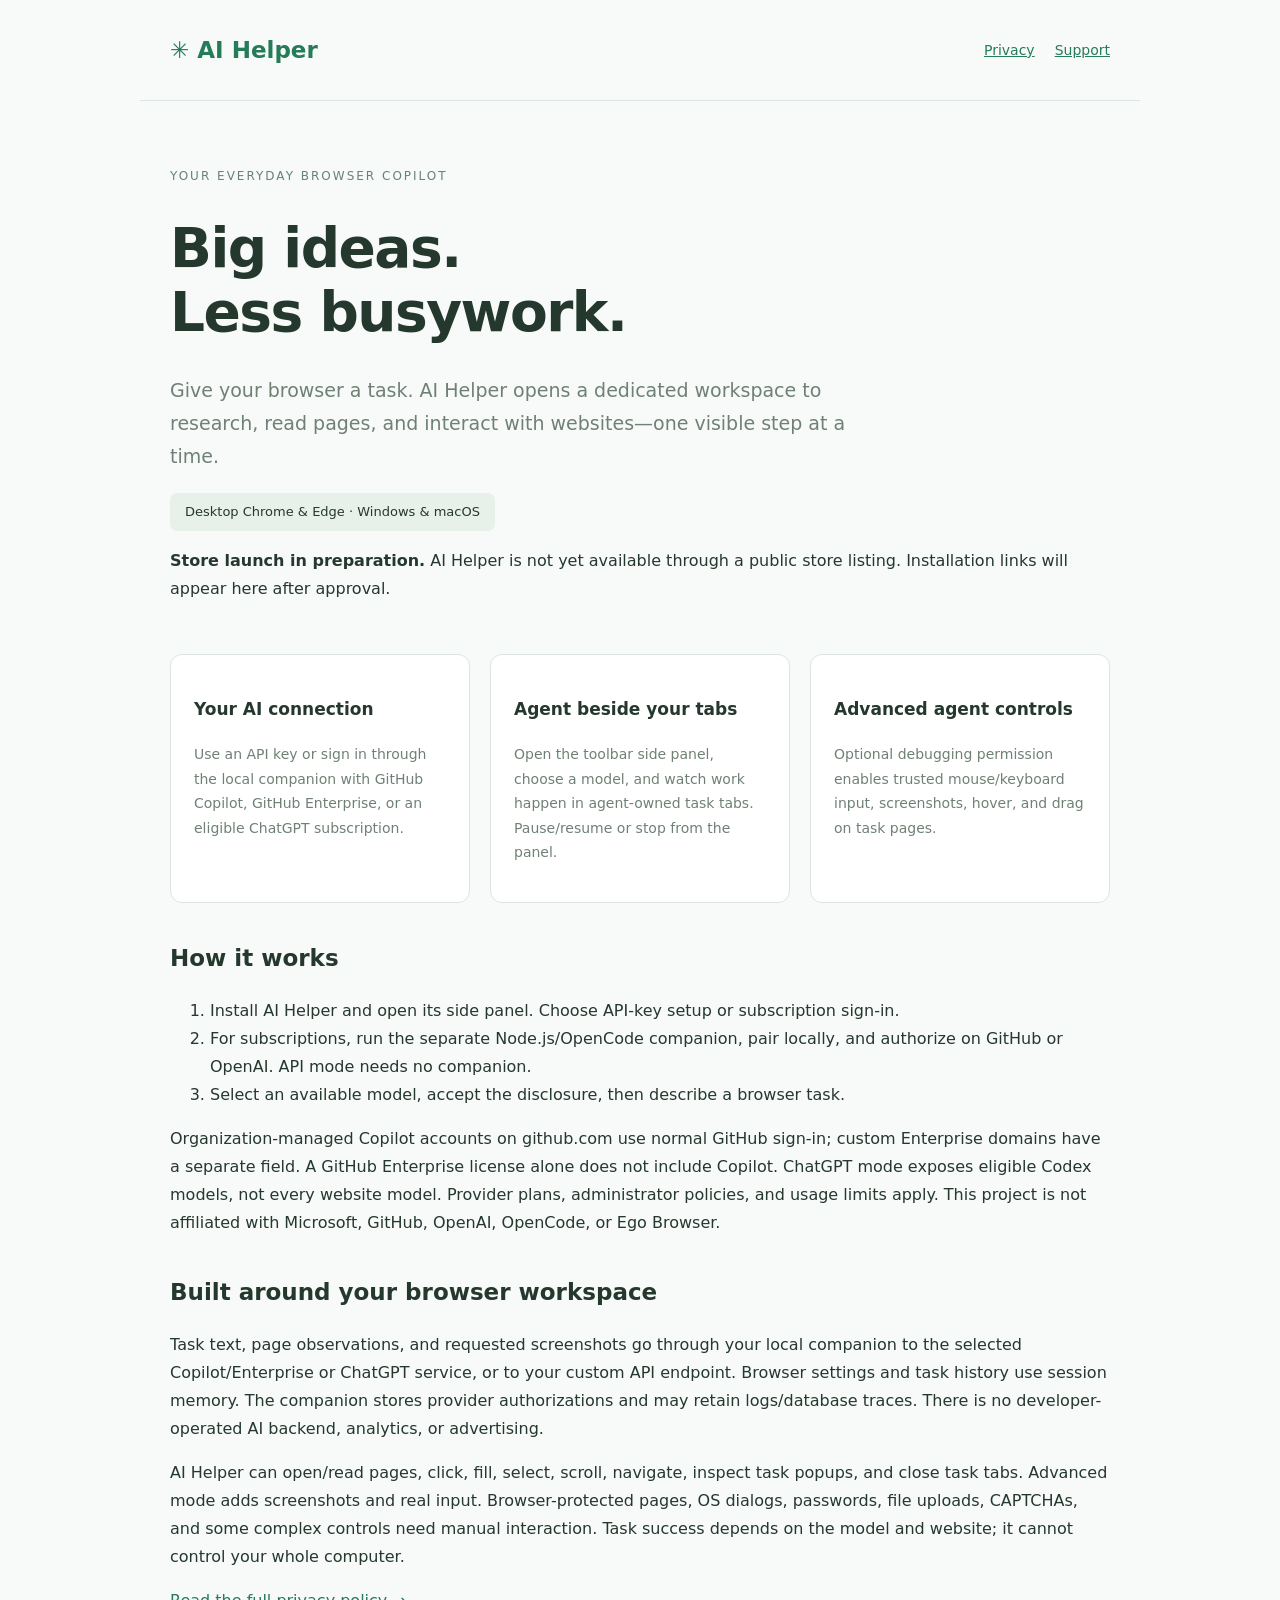
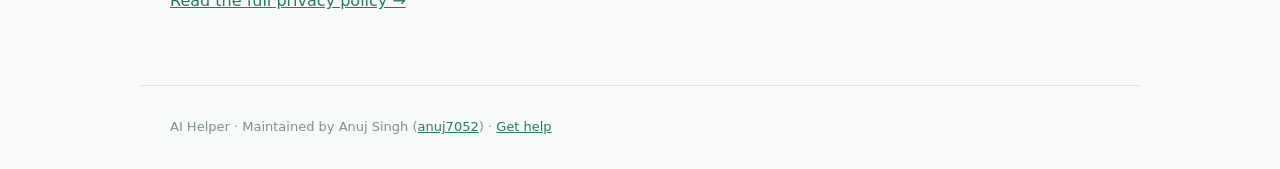
<file: index.html>
<!doctype html>
<html lang="en"><head><meta charset="utf-8"><meta name="viewport" content="width=device-width, initial-scale=1"><meta name="description" content="AI Helper is a browser task assistant for desktop Chrome and Edge. Research, read, and work in a dedicated workspace with your own AI provider."><title>AI Helper · A helpful hand in your browser</title><link rel="stylesheet" href="site.css"></head><body>
<header><a class="brand" href="./">✳ AI Helper</a><nav><a href="privacy.html">Privacy</a><a href="support.html">Support</a></nav></header>
<main><section class="hero"><div class="eyebrow">YOUR EVERYDAY BROWSER COPILOT</div><h1>Big ideas.<br>Less busywork.</h1><p class="lead">Give your browser a task. AI Helper opens a dedicated workspace to research, read pages, and interact with websites—one visible step at a time.</p><span class="badge">Desktop Chrome & Edge · Windows & macOS</span><p><strong>Store launch in preparation.</strong> AI Helper is not yet available through a public store listing. Installation links will appear here after approval.</p></section>
<div class="grid"><article class="card"><h3>Your AI connection</h3><p>Use an API key or sign in through the local companion with GitHub Copilot, GitHub Enterprise, or an eligible ChatGPT subscription.</p></article><article class="card"><h3>Agent beside your tabs</h3><p>Open the toolbar side panel, choose a model, and watch work happen in agent-owned task tabs. Pause/resume or stop from the panel.</p></article><article class="card"><h3>Advanced agent controls</h3><p>Optional debugging permission enables trusted mouse/keyboard input, screenshots, hover, and drag on task pages.</p></article></div>
<section><h2>How it works</h2><ol><li>Install AI Helper and open its side panel. Choose API-key setup or subscription sign-in.</li><li>For subscriptions, run the separate Node.js/OpenCode companion, pair locally, and authorize on GitHub or OpenAI. API mode needs no companion.</li><li>Select an available model, accept the disclosure, then describe a browser task.</li></ol><p>Organization-managed Copilot accounts on github.com use normal GitHub sign-in; custom Enterprise domains have a separate field. A GitHub Enterprise license alone does not include Copilot. ChatGPT mode exposes eligible Codex models, not every website model. Provider plans, administrator policies, and usage limits apply. This project is not affiliated with Microsoft, GitHub, OpenAI, OpenCode, or Ego Browser.</p></section>
<section><h2>Built around your browser workspace</h2><p>Task text, page observations, and requested screenshots go through your local companion to the selected Copilot/Enterprise or ChatGPT service, or to your custom API endpoint. Browser settings and task history use session memory. The companion stores provider authorizations and may retain logs/database traces. There is no developer-operated AI backend, analytics, or advertising.</p><p>AI Helper can open/read pages, click, fill, select, scroll, navigate, inspect task popups, and close task tabs. Advanced mode adds screenshots and real input. Browser-protected pages, OS dialogs, passwords, file uploads, CAPTCHAs, and some complex controls need manual interaction. Task success depends on the model and website; it cannot control your whole computer.</p><a href="privacy.html">Read the full privacy policy →</a></section></main>
<footer>AI Helper · Maintained by Anuj Singh (<a href="https://github.com/anuj7052">anuj7052</a>) · <a href="support.html">Get help</a></footer></body></html>
</file>
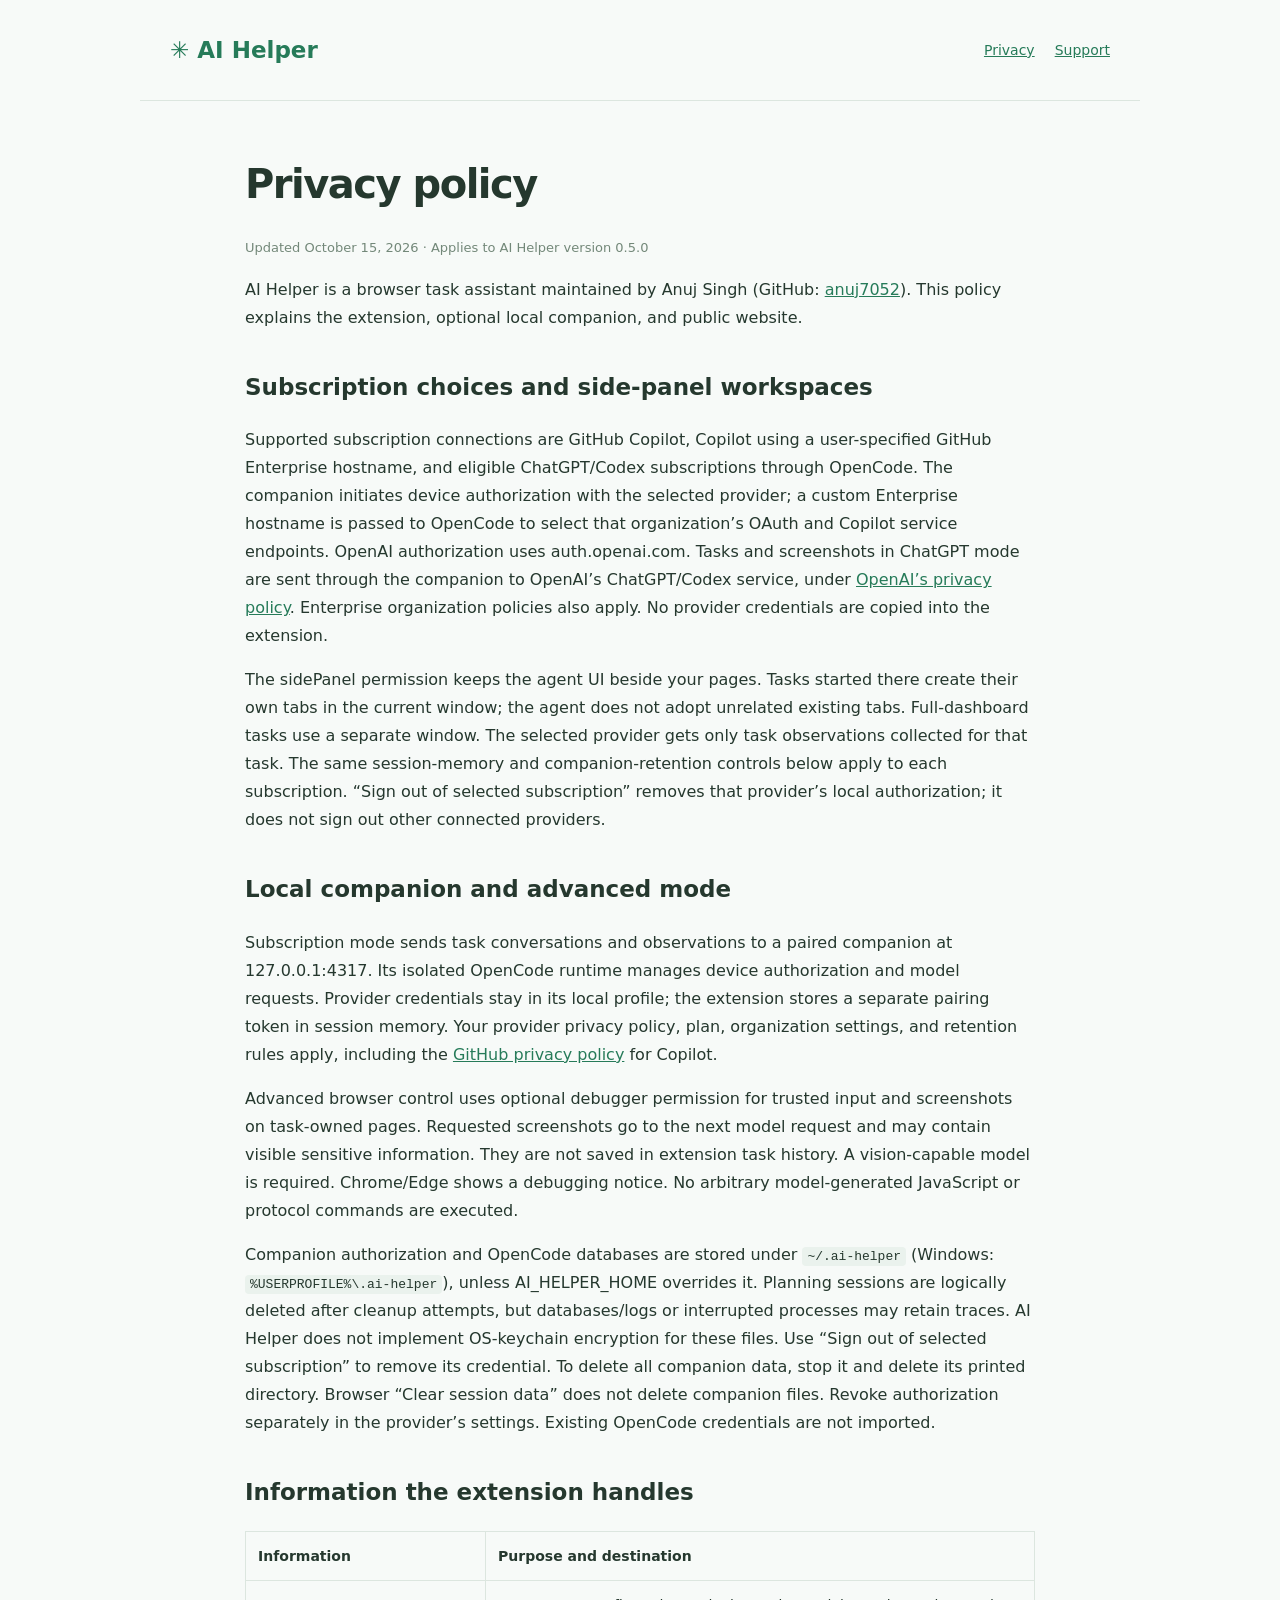
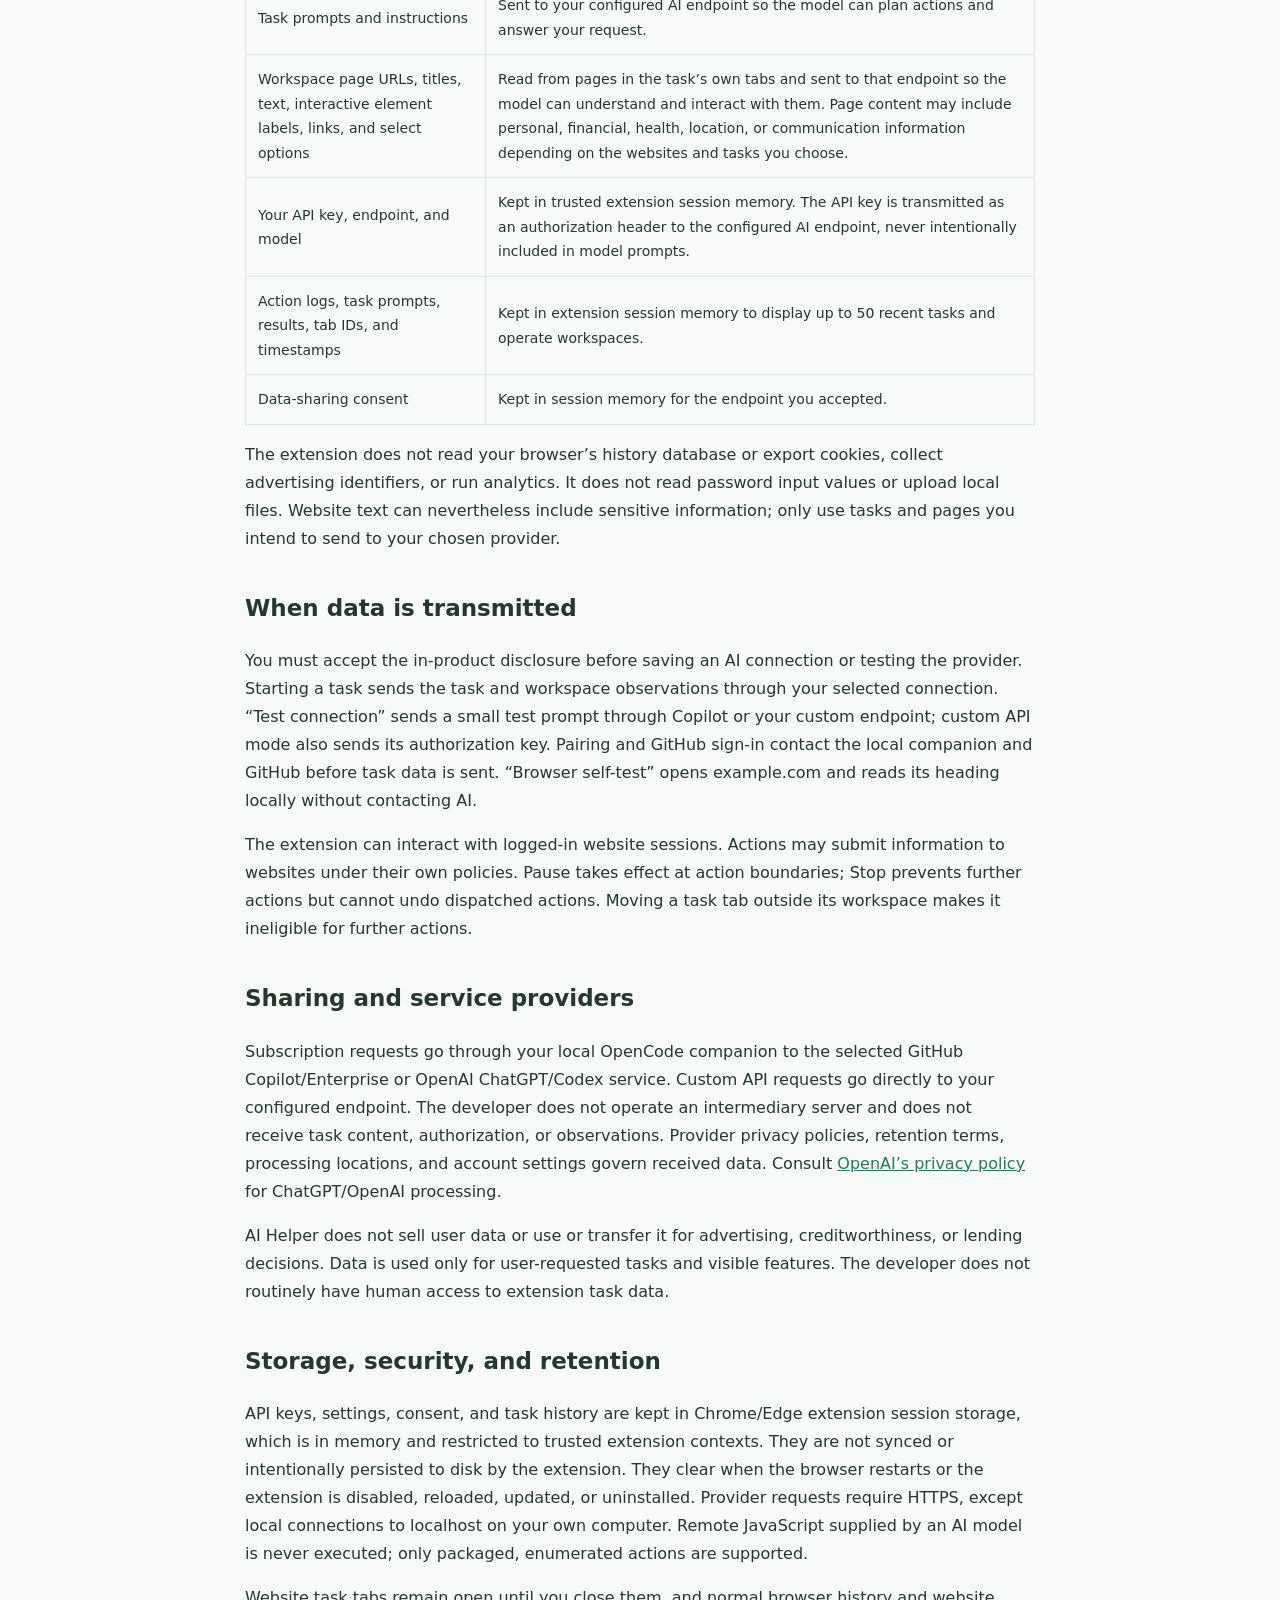
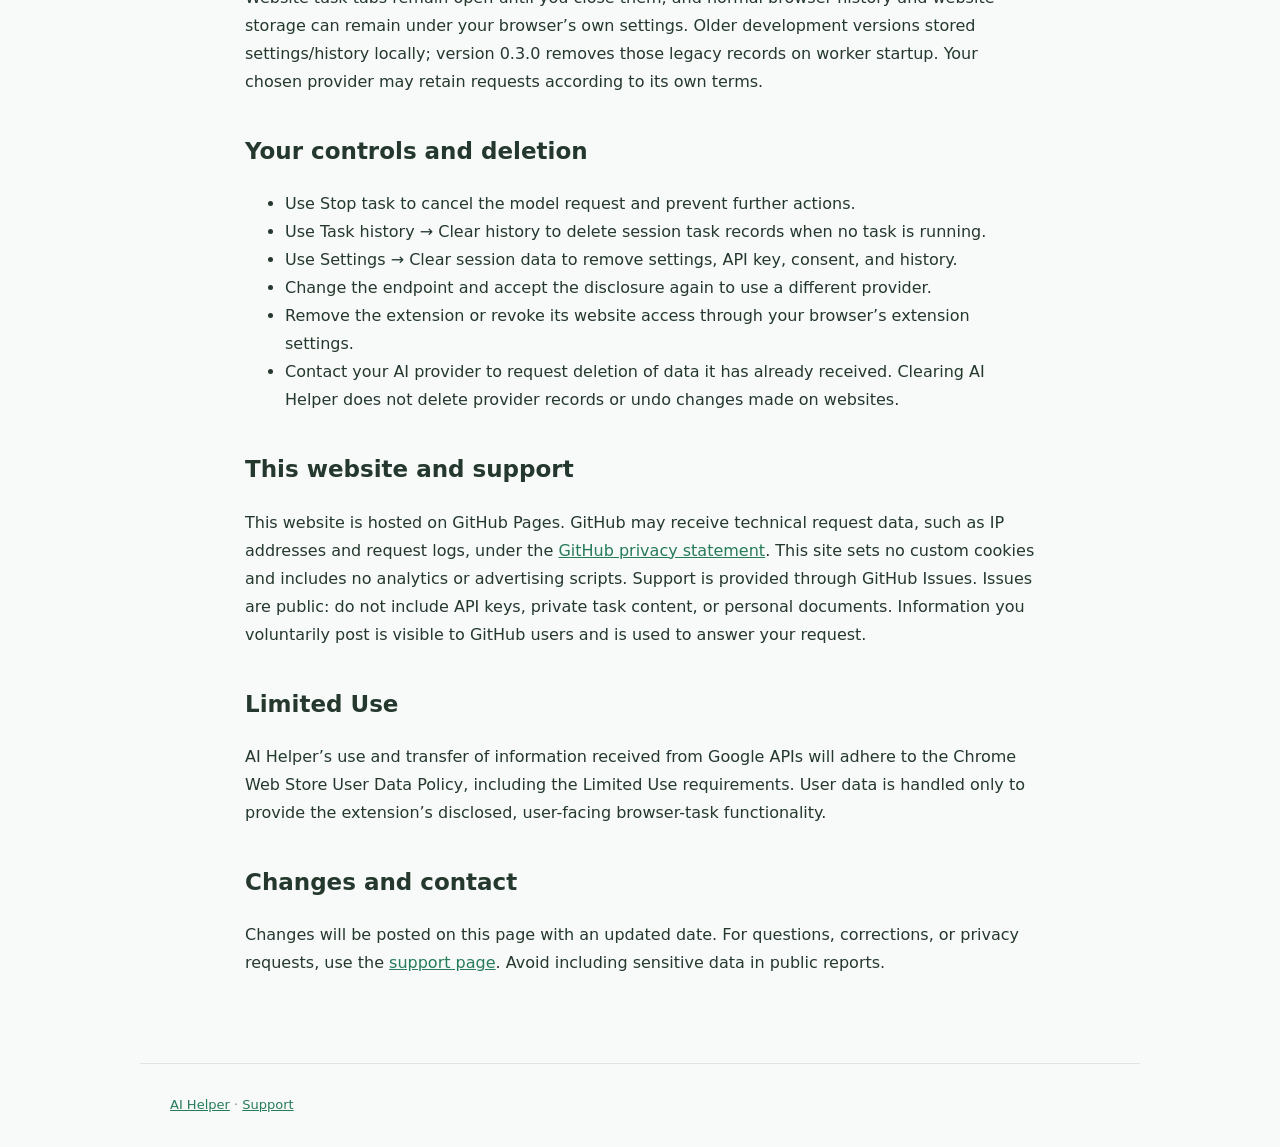
<file: privacy.html>
<!doctype html>
<html lang="en"><head><meta charset="utf-8"><meta name="viewport" content="width=device-width, initial-scale=1"><title>Privacy policy · AI Helper</title><link rel="stylesheet" href="site.css"></head><body><header><a class="brand" href="./">✳ AI Helper</a><nav><a href="privacy.html">Privacy</a><a href="support.html">Support</a></nav></header><main class="article">
<h1>Privacy policy</h1><p class="meta">Updated October 15, 2026 · Applies to AI Helper version 0.5.0</p><p>AI Helper is a browser task assistant maintained by Anuj Singh (GitHub: <a href="https://github.com/anuj7052">anuj7052</a>). This policy explains the extension, optional local companion, and public website.</p>
<h2>Subscription choices and side-panel workspaces</h2><p>Supported subscription connections are GitHub Copilot, Copilot using a user-specified GitHub Enterprise hostname, and eligible ChatGPT/Codex subscriptions through OpenCode. The companion initiates device authorization with the selected provider; a custom Enterprise hostname is passed to OpenCode to select that organization’s OAuth and Copilot service endpoints. OpenAI authorization uses auth.openai.com. Tasks and screenshots in ChatGPT mode are sent through the companion to OpenAI’s ChatGPT/Codex service, under <a href="https://openai.com/policies/privacy-policy/">OpenAI’s privacy policy</a>. Enterprise organization policies also apply. No provider credentials are copied into the extension.</p><p>The sidePanel permission keeps the agent UI beside your pages. Tasks started there create their own tabs in the current window; the agent does not adopt unrelated existing tabs. Full-dashboard tasks use a separate window. The selected provider gets only task observations collected for that task. The same session-memory and companion-retention controls below apply to each subscription. “Sign out of selected subscription” removes that provider’s local authorization; it does not sign out other connected providers.</p>
<h2>Local companion and advanced mode</h2><p>Subscription mode sends task conversations and observations to a paired companion at 127.0.0.1:4317. Its isolated OpenCode runtime manages device authorization and model requests. Provider credentials stay in its local profile; the extension stores a separate pairing token in session memory. Your provider privacy policy, plan, organization settings, and retention rules apply, including the <a href="https://docs.github.com/en/site-policy/privacy-policies/github-general-privacy-statement">GitHub privacy policy</a> for Copilot.</p><p>Advanced browser control uses optional debugger permission for trusted input and screenshots on task-owned pages. Requested screenshots go to the next model request and may contain visible sensitive information. They are not saved in extension task history. A vision-capable model is required. Chrome/Edge shows a debugging notice. No arbitrary model-generated JavaScript or protocol commands are executed.</p><p>Companion authorization and OpenCode databases are stored under <code>~/.ai-helper</code> (Windows: <code>%USERPROFILE%\.ai-helper</code>), unless AI_HELPER_HOME overrides it. Planning sessions are logically deleted after cleanup attempts, but databases/logs or interrupted processes may retain traces. AI Helper does not implement OS-keychain encryption for these files. Use “Sign out of selected subscription” to remove its credential. To delete all companion data, stop it and delete its printed directory. Browser “Clear session data” does not delete companion files. Revoke authorization separately in the provider’s settings. Existing OpenCode credentials are not imported.</p>
<h2>Information the extension handles</h2><table><thead><tr><th>Information</th><th>Purpose and destination</th></tr></thead><tbody><tr><td>Task prompts and instructions</td><td>Sent to your configured AI endpoint so the model can plan actions and answer your request.</td></tr><tr><td>Workspace page URLs, titles, text, interactive element labels, links, and select options</td><td>Read from pages in the task’s own tabs and sent to that endpoint so the model can understand and interact with them. Page content may include personal, financial, health, location, or communication information depending on the websites and tasks you choose.</td></tr><tr><td>Your API key, endpoint, and model</td><td>Kept in trusted extension session memory. The API key is transmitted as an authorization header to the configured AI endpoint, never intentionally included in model prompts.</td></tr><tr><td>Action logs, task prompts, results, tab IDs, and timestamps</td><td>Kept in extension session memory to display up to 50 recent tasks and operate workspaces.</td></tr><tr><td>Data-sharing consent</td><td>Kept in session memory for the endpoint you accepted.</td></tr></tbody></table>
<p>The extension does not read your browser’s history database or export cookies, collect advertising identifiers, or run analytics. It does not read password input values or upload local files. Website text can nevertheless include sensitive information; only use tasks and pages you intend to send to your chosen provider.</p>
<h2>When data is transmitted</h2><p>You must accept the in-product disclosure before saving an AI connection or testing the provider. Starting a task sends the task and workspace observations through your selected connection. “Test connection” sends a small test prompt through Copilot or your custom endpoint; custom API mode also sends its authorization key. Pairing and GitHub sign-in contact the local companion and GitHub before task data is sent. “Browser self-test” opens example.com and reads its heading locally without contacting AI.</p><p>The extension can interact with logged-in website sessions. Actions may submit information to websites under their own policies. Pause takes effect at action boundaries; Stop prevents further actions but cannot undo dispatched actions. Moving a task tab outside its workspace makes it ineligible for further actions.</p>
<h2>Sharing and service providers</h2><p>Subscription requests go through your local OpenCode companion to the selected GitHub Copilot/Enterprise or OpenAI ChatGPT/Codex service. Custom API requests go directly to your configured endpoint. The developer does not operate an intermediary server and does not receive task content, authorization, or observations. Provider privacy policies, retention terms, processing locations, and account settings govern received data. Consult <a href="https://openai.com/policies/privacy-policy/">OpenAI’s privacy policy</a> for ChatGPT/OpenAI processing.</p><p>AI Helper does not sell user data or use or transfer it for advertising, creditworthiness, or lending decisions. Data is used only for user-requested tasks and visible features. The developer does not routinely have human access to extension task data.</p>
<h2>Storage, security, and retention</h2><p>API keys, settings, consent, and task history are kept in Chrome/Edge extension session storage, which is in memory and restricted to trusted extension contexts. They are not synced or intentionally persisted to disk by the extension. They clear when the browser restarts or the extension is disabled, reloaded, updated, or uninstalled. Provider requests require HTTPS, except local connections to localhost on your own computer. Remote JavaScript supplied by an AI model is never executed; only packaged, enumerated actions are supported.</p><p>Website task tabs remain open until you close them, and normal browser history and website storage can remain under your browser’s own settings. Older development versions stored settings/history locally; version 0.3.0 removes those legacy records on worker startup. Your chosen provider may retain requests according to its own terms.</p>
<h2>Your controls and deletion</h2><ul><li>Use Stop task to cancel the model request and prevent further actions.</li><li>Use Task history → Clear history to delete session task records when no task is running.</li><li>Use Settings → Clear session data to remove settings, API key, consent, and history.</li><li>Change the endpoint and accept the disclosure again to use a different provider.</li><li>Remove the extension or revoke its website access through your browser’s extension settings.</li><li>Contact your AI provider to request deletion of data it has already received. Clearing AI Helper does not delete provider records or undo changes made on websites.</li></ul>
<h2>This website and support</h2><p>This website is hosted on GitHub Pages. GitHub may receive technical request data, such as IP addresses and request logs, under the <a href="https://docs.github.com/en/site-policy/privacy-policies/github-general-privacy-statement">GitHub privacy statement</a>. This site sets no custom cookies and includes no analytics or advertising scripts. Support is provided through GitHub Issues. Issues are public: do not include API keys, private task content, or personal documents. Information you voluntarily post is visible to GitHub users and is used to answer your request.</p>
<h2>Limited Use</h2><p>AI Helper’s use and transfer of information received from Google APIs will adhere to the Chrome Web Store User Data Policy, including the Limited Use requirements. User data is handled only to provide the extension’s disclosed, user-facing browser-task functionality.</p>
<h2>Changes and contact</h2><p>Changes will be posted on this page with an updated date. For questions, corrections, or privacy requests, use the <a href="support.html">support page</a>. Avoid including sensitive data in public reports.</p>
</main><footer><a href="./">AI Helper</a> · <a href="support.html">Support</a></footer></body></html>
</file>
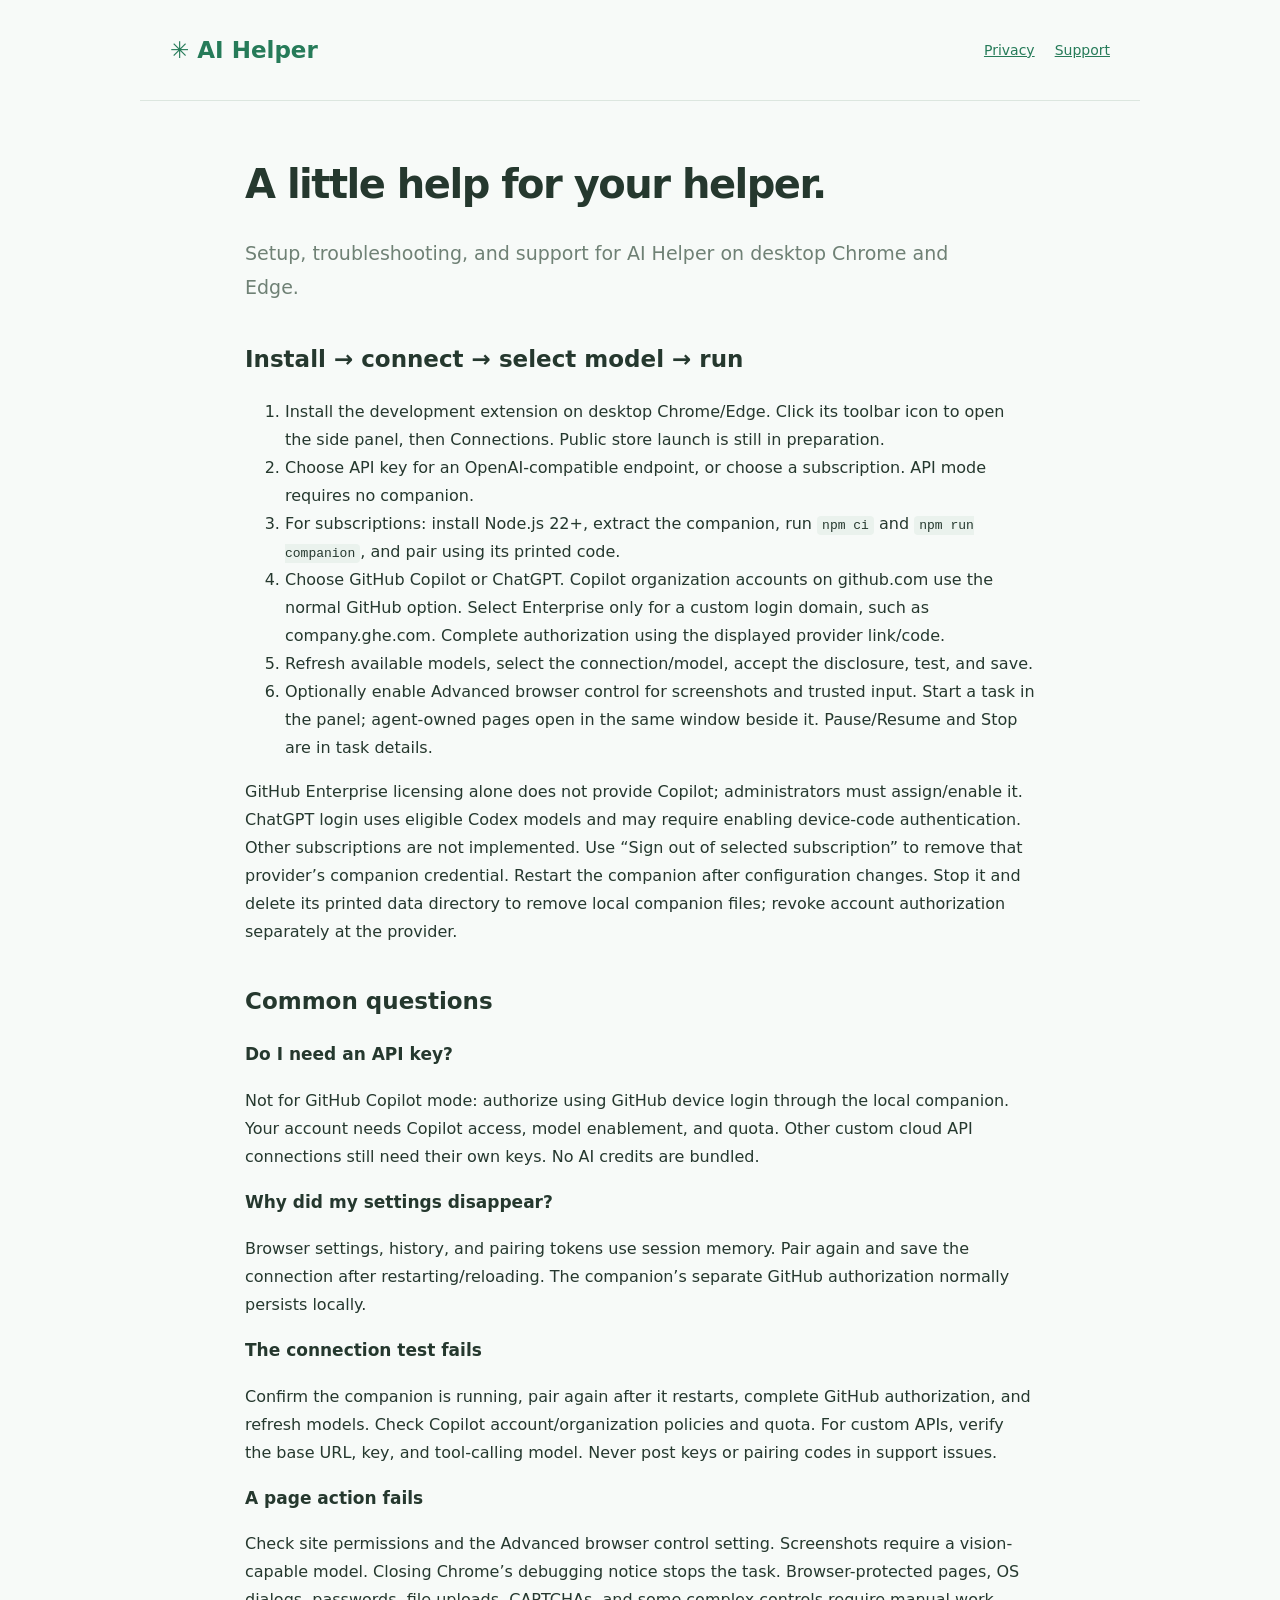
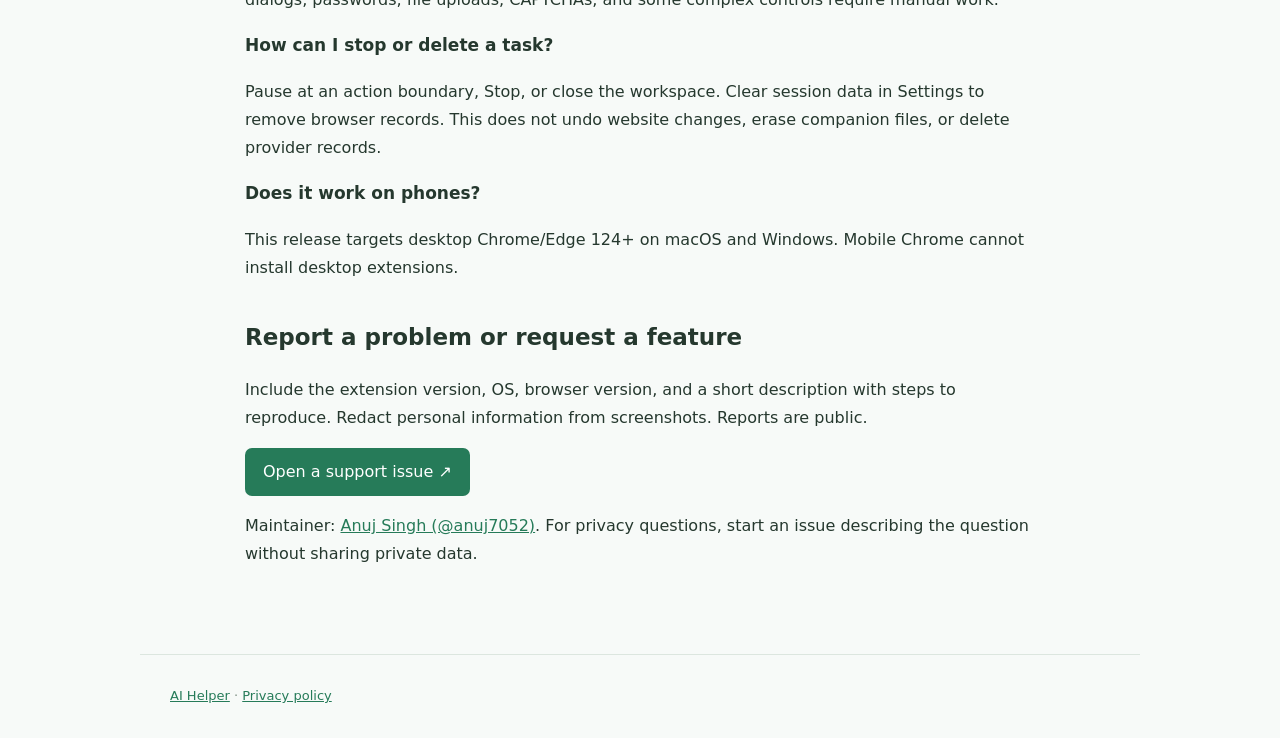
<file: support.html>
<!doctype html>
<html lang="en"><head><meta charset="utf-8"><meta name="viewport" content="width=device-width, initial-scale=1"><title>Support · AI Helper</title><link rel="stylesheet" href="site.css"></head><body><header><a class="brand" href="./">✳ AI Helper</a><nav><a href="privacy.html">Privacy</a><a href="support.html">Support</a></nav></header><main class="article"><h1>A little help for your helper.</h1><p class="lead">Setup, troubleshooting, and support for AI Helper on desktop Chrome and Edge.</p>
<h2>Install → connect → select model → run</h2><ol><li>Install the development extension on desktop Chrome/Edge. Click its toolbar icon to open the side panel, then Connections. Public store launch is still in preparation.</li><li>Choose API key for an OpenAI-compatible endpoint, or choose a subscription. API mode requires no companion.</li><li>For subscriptions: install Node.js 22+, extract the companion, run <code>npm ci</code> and <code>npm run companion</code>, and pair using its printed code.</li><li>Choose GitHub Copilot or ChatGPT. Copilot organization accounts on github.com use the normal GitHub option. Select Enterprise only for a custom login domain, such as company.ghe.com. Complete authorization using the displayed provider link/code.</li><li>Refresh available models, select the connection/model, accept the disclosure, test, and save.</li><li>Optionally enable Advanced browser control for screenshots and trusted input. Start a task in the panel; agent-owned pages open in the same window beside it. Pause/Resume and Stop are in task details.</li></ol><p>GitHub Enterprise licensing alone does not provide Copilot; administrators must assign/enable it. ChatGPT login uses eligible Codex models and may require enabling device-code authentication. Other subscriptions are not implemented. Use “Sign out of selected subscription” to remove that provider’s companion credential. Restart the companion after configuration changes. Stop it and delete its printed data directory to remove local companion files; revoke account authorization separately at the provider.</p>
<h2>Common questions</h2><h3>Do I need an API key?</h3><p>Not for GitHub Copilot mode: authorize using GitHub device login through the local companion. Your account needs Copilot access, model enablement, and quota. Other custom cloud API connections still need their own keys. No AI credits are bundled.</p><h3>Why did my settings disappear?</h3><p>Browser settings, history, and pairing tokens use session memory. Pair again and save the connection after restarting/reloading. The companion’s separate GitHub authorization normally persists locally.</p><h3>The connection test fails</h3><p>Confirm the companion is running, pair again after it restarts, complete GitHub authorization, and refresh models. Check Copilot account/organization policies and quota. For custom APIs, verify the base URL, key, and tool-calling model. Never post keys or pairing codes in support issues.</p><h3>A page action fails</h3><p>Check site permissions and the Advanced browser control setting. Screenshots require a vision-capable model. Closing Chrome’s debugging notice stops the task. Browser-protected pages, OS dialogs, passwords, file uploads, CAPTCHAs, and some complex controls require manual work.</p><h3>How can I stop or delete a task?</h3><p>Pause at an action boundary, Stop, or close the workspace. Clear session data in Settings to remove browser records. This does not undo website changes, erase companion files, or delete provider records.</p><h3>Does it work on phones?</h3><p>This release targets desktop Chrome/Edge 124+ on macOS and Windows. Mobile Chrome cannot install desktop extensions.</p>
<h2>Report a problem or request a feature</h2><p>Include the extension version, OS, browser version, and a short description with steps to reproduce. Redact personal information from screenshots. Reports are public.</p><a class="button" href="https://github.com/anuj7052/ai-helper-site/issues/new">Open a support issue ↗</a><p>Maintainer: <a href="https://github.com/anuj7052">Anuj Singh (@anuj7052)</a>. For privacy questions, start an issue describing the question without sharing private data.</p></main><footer><a href="./">AI Helper</a> · <a href="privacy.html">Privacy policy</a></footer></body></html>
</file>
<file: site.css>
:root{font-family:system-ui,-apple-system,"Segoe UI",sans-serif;color:#25382e;background:#f7faf8;line-height:1.75}*{box-sizing:border-box}body{margin:0}header,main,footer{max-width:1000px;padding:30px;margin:auto}header{display:flex;justify-content:space-between;align-items:center;border-bottom:1px solid #dce6df}.brand{font-size:23px;font-weight:750;text-decoration:none;color:#267b59}nav{display:flex;gap:20px;font-size:14px}a{color:#267b59}h1{font-size:clamp(32px,5vw,55px);line-height:1.15;letter-spacing:-1.5px;margin:30px 0}h2{font-size:23px;margin-top:35px}h3{font-size:17px}.hero{padding:35px 0}.eyebrow{font-size:12px;letter-spacing:2px;color:#688273}.lead{font-size:19px;color:#6f8175;max-width:720px}.badge{display:inline-block;background:#e7f0e9;padding:8px 15px;border-radius:7px;font-size:13px}.grid{display:grid;grid-template-columns:repeat(3,1fr);gap:20px}.card{border:1px solid #dce6df;border-radius:12px;background:#fff;padding:23px}.card p{font-size:14px;color:#6f8175}.notice{background:#eaf2ed;border-left:4px solid #267b59;padding:16px 22px;margin:25px 0}footer{border-top:1px solid #dce6df;color:#7f9185;font-size:13px;margin-top:40px}table{border-collapse:collapse;width:100%;font-size:14px}td,th{border:1px solid #dce6df;padding:12px;text-align:left}code{background:#eaf2ed;padding:2px 5px;border-radius:4px}.article{max-width:850px}.article h1{font-size:40px}.button{display:inline-block;background:#267b59;color:white;border-radius:7px;padding:10px 18px;text-decoration:none}.meta{font-size:13px;color:#738879}@media(max-width:650px){header{align-items:flex-start;gap:20px}nav{gap:10px;flex-wrap:wrap}.grid{grid-template-columns:1fr}header,main,footer{padding:22px}}
</file>
